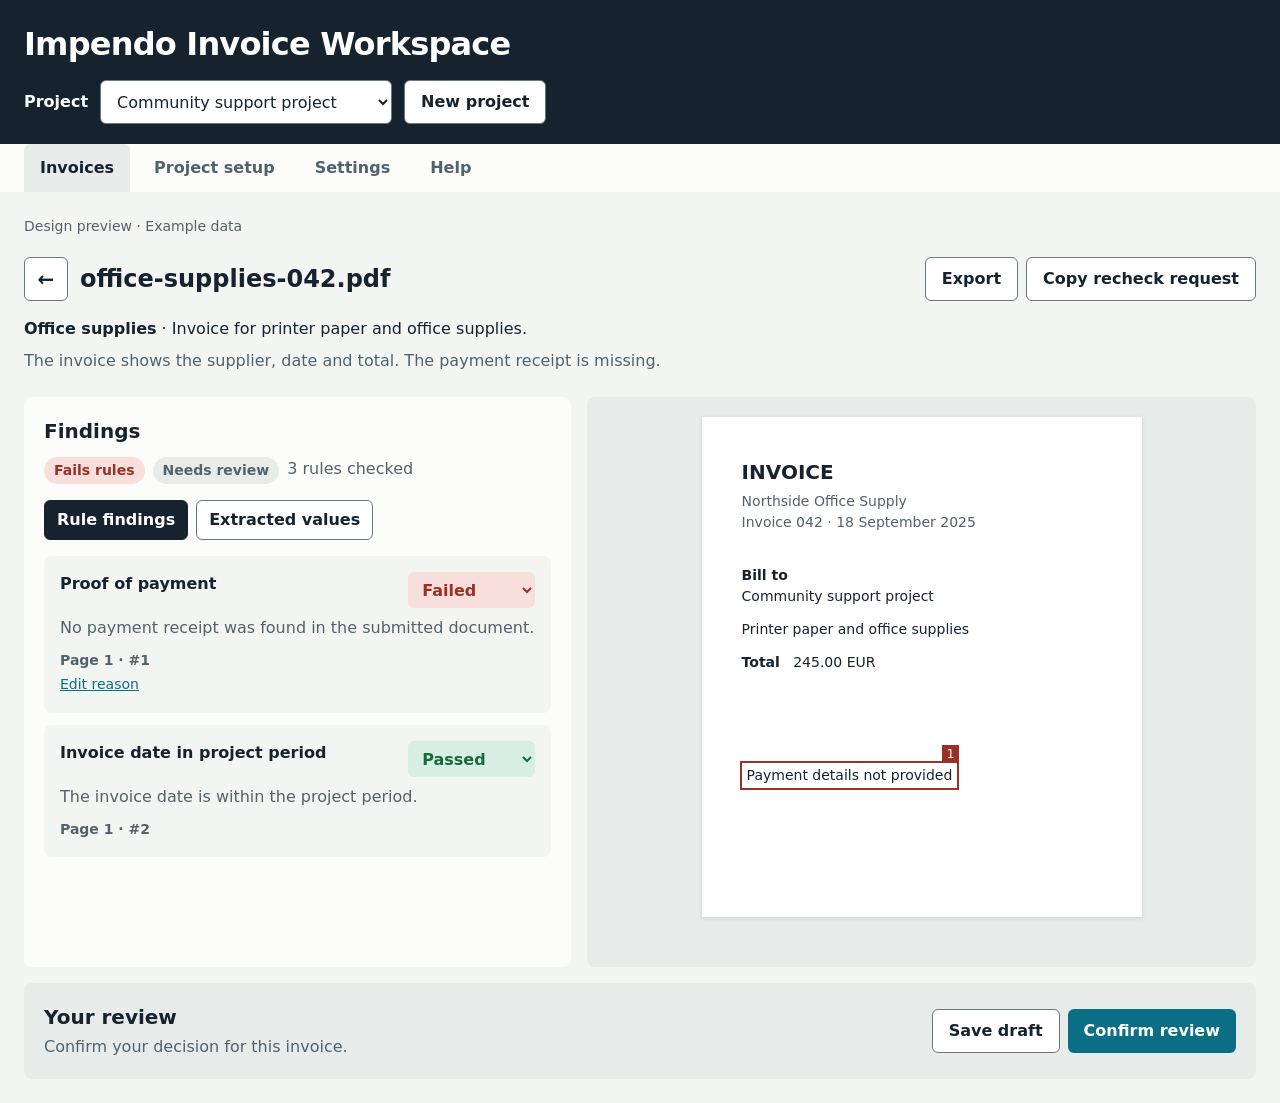
<file: future work/design-system/preview.html>
<!doctype html>
<html lang="en">
<head>
<meta charset="utf-8">
<meta name="viewport" content="width=device-width, initial-scale=1">
<title>Impendo design preview</title>
<style>
:root { --ink:#16232f; --muted:#52626d; --accent:#0a6e85; --bg:#f3f5f2; --panel:#fcfcfa; --soft:#e7ecea; --border:#657780; --pass:#196841; --pass-bg:#d6eee3; --fail:#9a3127; --fail-bg:#f8dfdb; --look:#794900; --look-bg:#fbecc8; font:16px/1.5 system-ui,-apple-system,BlinkMacSystemFont,"Segoe UI",sans-serif; color:var(--ink); }
* { box-sizing:border-box } body { margin:0; background:var(--bg) } button,select { font:inherit; color:inherit } button { cursor:pointer } :focus-visible { outline:3px solid var(--accent); outline-offset:2px } .header :focus-visible { outline-color:white }
.header { background:var(--ink); color:white; padding:24px max(24px,calc((100vw - 1280px)/2)) 20px }
.header h1 { margin:0 0 16px; font-size:32px; line-height:40px; letter-spacing:-.025em }
.project { display:flex; align-items:center; gap:12px; flex-wrap:wrap } .project label { font-weight:600 } .project select { color:var(--ink) } select { min-height:44px; border:1px solid var(--border); background:white; border-radius:6px; padding:8px 38px 8px 12px }
button.secondary,.primary { min-height:44px; padding:8px 16px; border-radius:6px; font-weight:600 } button.secondary { background:white; color:var(--ink); border:1px solid var(--border) } button.secondary:hover { background:#e7ecea } .primary { background:var(--accent); color:white; border:0 } .primary:hover { background:#085c70 }
nav { background:var(--panel); padding:0 max(24px,calc((100vw - 1280px)/2)); display:flex; gap:8px; overflow:auto } nav button { border:0; border-radius:6px 6px 0 0; background:transparent; color:var(--muted); font-weight:600; min-height:48px; padding:12px 16px; white-space:nowrap } nav button.active { color:var(--ink); background:var(--soft) }
main { max-width:1280px; padding:24px; margin:auto } .demo { color:var(--muted); margin:0 0 20px; font-size:14px } .title { display:flex; gap:12px; align-items:center; flex-wrap:wrap } .title h2 { font-size:24px; line-height:32px; margin:0; flex:1; min-width:220px; overflow-wrap:anywhere } .arrow { width:44px; padding:0 !important; font-size:20px }
.actions { display:flex; gap:8px; flex-wrap:wrap } .intro { max-width:75ch; margin:16px 0 24px } .intro p { margin:0 0 8px } .muted { color:var(--muted) } .layout { display:grid; grid-template-columns:minmax(300px,.9fr) minmax(360px,1.1fr); gap:16px; align-items:stretch }
.pane { height:570px; overflow:auto; border-radius:8px; background:var(--panel); padding:20px } .pane-head { display:flex; align-items:center; justify-content:space-between; gap:8px; flex-wrap:wrap } h3 { font-size:20px; line-height:28px; margin:0 } .status { display:flex; gap:8px; flex-wrap:wrap; margin:12px 0 } .pill { display:inline-block; padding:3px 10px; border-radius:999px; font-size:14px; font-weight:600 } .failed { color:var(--fail); background:var(--fail-bg) } .passed { color:var(--pass); background:var(--pass-bg) } .neutral { color:var(--muted); background:var(--soft) } .tabs { display:flex; gap:8px; margin:16px 0 } .tabs button { min-height:40px; padding:6px 12px; border-radius:6px; background:white; border:1px solid var(--border); font-weight:600 } .tabs button[aria-pressed=true] { background:var(--ink); color:white; border-color:var(--ink) }
.finding { background:#f3f5f2; padding:16px; border-radius:8px; margin:0 0 12px } .finding-top { display:flex; align-items:start; gap:12px; justify-content:space-between } .finding h4 { margin:0; font-size:16px; line-height:24px } .finding p { margin:8px 0; color:var(--muted) } .finding select { min-height:36px; padding:4px 28px 4px 10px; color:var(--fail); background-color:var(--fail-bg); border:0; font-weight:600 } .finding.pass select { color:var(--pass); background-color:var(--pass-bg) } .loc { font-size:14px; font-weight:600; color:var(--muted); white-space:nowrap } .text-action { border:0; background:none; padding:2px 0; color:var(--accent); text-decoration:underline; font-size:14px } .document { background:#e7ecea; display:flex; justify-content:center; align-items:flex-start } .paper { background:white; box-shadow:0 1px 4px #16232f20; width:min(100%,440px); min-height:500px; padding:40px; font-size:14px } .paper h4 { font-size:20px; margin:0 0 4px } .paper .meta { color:var(--muted); margin:0 0 32px } .paper p { margin:12px 0 } .mark { display:inline-block; outline:2px solid var(--fail); padding:2px 5px; position:relative } .mark:before { content:'1'; position:absolute; background:var(--fail); color:white; right:-2px; bottom:100%; padding:0 5px; font-size:12px }
.review { margin-top:16px; background:var(--soft); border-radius:8px; padding:20px; display:flex; justify-content:space-between; gap:16px; flex-wrap:wrap; align-items:center } .review p { margin:4px 0 0; color:var(--muted) } .list { display:grid; gap:8px; margin-top:16px } .list button { background:var(--panel); border:0; border-radius:8px; text-align:left; padding:16px; display:flex; gap:12px; align-items:center; min-height:72px } .list button:hover { background:var(--soft) } .list .name { flex:1 } .list strong,.list small { display:block } .list small { color:var(--muted); margin-top:4px } .chevron { font-size:24px; color:var(--muted) } [hidden] { display:none !important }
@media(max-width:760px) { .header { padding:20px 16px } .header h1 { font-size:24px; line-height:32px } nav { padding:0 16px } main { padding:20px 16px } .layout { grid-template-columns:1fr } .pane { height:420px } .paper { padding:28px } .title h2 { min-width:0; flex:1 } .title .actions { width:100% } }
</style>
</head>
<body>
<header class="header"><h1>Impendo Invoice Workspace</h1><div class="project"><label for="project">Project</label><select id="project"><option>Community support project</option></select><button class="secondary">New project</button></div></header>
<nav aria-label="Main navigation"><button class="active" aria-current="page">Invoices</button><button>Project setup</button><button>Settings</button><button>Help</button></nav>
<main>
<p class="demo">Design preview · Example data</p>
<section id="list" hidden><div class="title"><h2>Invoices</h2><button class="secondary">Add invoices</button></div><p class="muted">Open an invoice to review its findings and evidence.</p><div class="list"><button id="open"><span class="name"><strong>office-supplies-042.pdf</strong><small>Office supplies · 3 rules checked</small></span><span class="pill failed">Fails rules</span><span class="chevron" aria-hidden="true">›</span></button><button><span class="name"><strong>vehicle-fuel-018.pdf</strong><small>Travel · 4 rules checked</small></span><span class="pill passed">Passes</span><span class="chevron" aria-hidden="true">›</span></button></div></section>
<section id="detail">
<div class="title"><button class="secondary arrow" id="back" aria-label="Back to invoices">←</button><h2>office-supplies-042.pdf</h2><div class="actions"><button class="secondary" id="export">Export</button><button class="secondary">Copy recheck request</button></div></div>
<div class="intro"><p><strong>Office supplies</strong> · Invoice for printer paper and office supplies.</p><p class="muted">The invoice shows the supplier, date and total. The payment receipt is missing.</p></div>
<div class="layout"><section class="pane" aria-label="Findings and values"><div class="pane-head"><h3>Findings</h3></div><div class="status"><span class="pill failed">Fails rules</span><span class="pill neutral">Needs review</span><span class="muted">3 rules checked</span></div><div class="tabs"><button aria-pressed="true" id="findings-tab">Rule findings</button><button aria-pressed="false" id="values-tab">Extracted values</button></div>
<div id="findings"><article class="finding"><div class="finding-top"><h4>Proof of payment</h4><select aria-label="Decision for proof of payment"><option>Failed</option><option>Passed</option><option>Unclear</option></select></div><p>No payment receipt was found in the submitted document.</p><span class="loc">Page 1 · #1</span><br><button class="text-action">Edit reason</button></article><article class="finding pass"><div class="finding-top"><h4>Invoice date in project period</h4><select aria-label="Decision for invoice date"><option>Passed</option><option>Failed</option><option>Unclear</option></select></div><p>The invoice date is within the project period.</p><span class="loc">Page 1 · #2</span></article></div>
<div id="values" hidden><article class="finding"><div class="finding-top"><h4>Supplier</h4><span class="loc">Page 1 · #3</span></div><p>Northside Office Supply</p><button class="text-action">Edit</button></article><article class="finding"><div class="finding-top"><h4>Total amount</h4><span class="loc">Page 1 · #4</span></div><p>245.00 EUR</p><button class="text-action">Edit</button></article></div></section>
<section class="pane document" aria-label="Invoice evidence"><div class="paper"><h4>INVOICE</h4><p class="meta">Northside Office Supply<br>Invoice 042 · 18 September 2025</p><p><strong>Bill to</strong><br>Community support project</p><p>Printer paper and office supplies</p><p><strong>Total</strong> &nbsp; 245.00 EUR</p><p style="margin-top:90px"><span class="mark">Payment details not provided</span></p></div></section></div>
<div class="review"><div><h3>Your review</h3><p>Confirm your decision for this invoice.</p></div><div class="actions"><button class="secondary">Save draft</button><button class="primary">Confirm review</button></div></div>
</section>
<dialog id="export-dialog" aria-labelledby="export-title"><h3 id="export-title">Export invoice results</h3><p class="muted">Choose a format for the saved results.</p><div class="actions"><button class="secondary">Download marked PDF</button><button class="secondary">Download CSV</button><button class="secondary">Copy results</button></div><p><button class="secondary" id="close">Close</button></p></dialog>
</main>
<script>
const detail=document.querySelector('#detail'), list=document.querySelector('#list');
document.querySelector('#back').onclick=()=>{detail.hidden=true;list.hidden=false;document.querySelector('#open').focus()};
document.querySelector('#open').onclick=()=>{list.hidden=true;detail.hidden=false;document.querySelector('#back').focus()};
for(const [buttonId,panelId,otherButton,otherPanel] of [['findings-tab','findings','values-tab','values'],['values-tab','values','findings-tab','findings']]) document.getElementById(buttonId).onclick=()=>{document.getElementById(panelId).hidden=false;document.getElementById(otherPanel).hidden=true;document.getElementById(buttonId).setAttribute('aria-pressed','true');document.getElementById(otherButton).setAttribute('aria-pressed','false')};
document.querySelector('#export').onclick=()=>document.querySelector('#export-dialog').showModal();document.querySelector('#close').onclick=()=>document.querySelector('#export-dialog').close();
</script>
</body>
</html>
</file>
